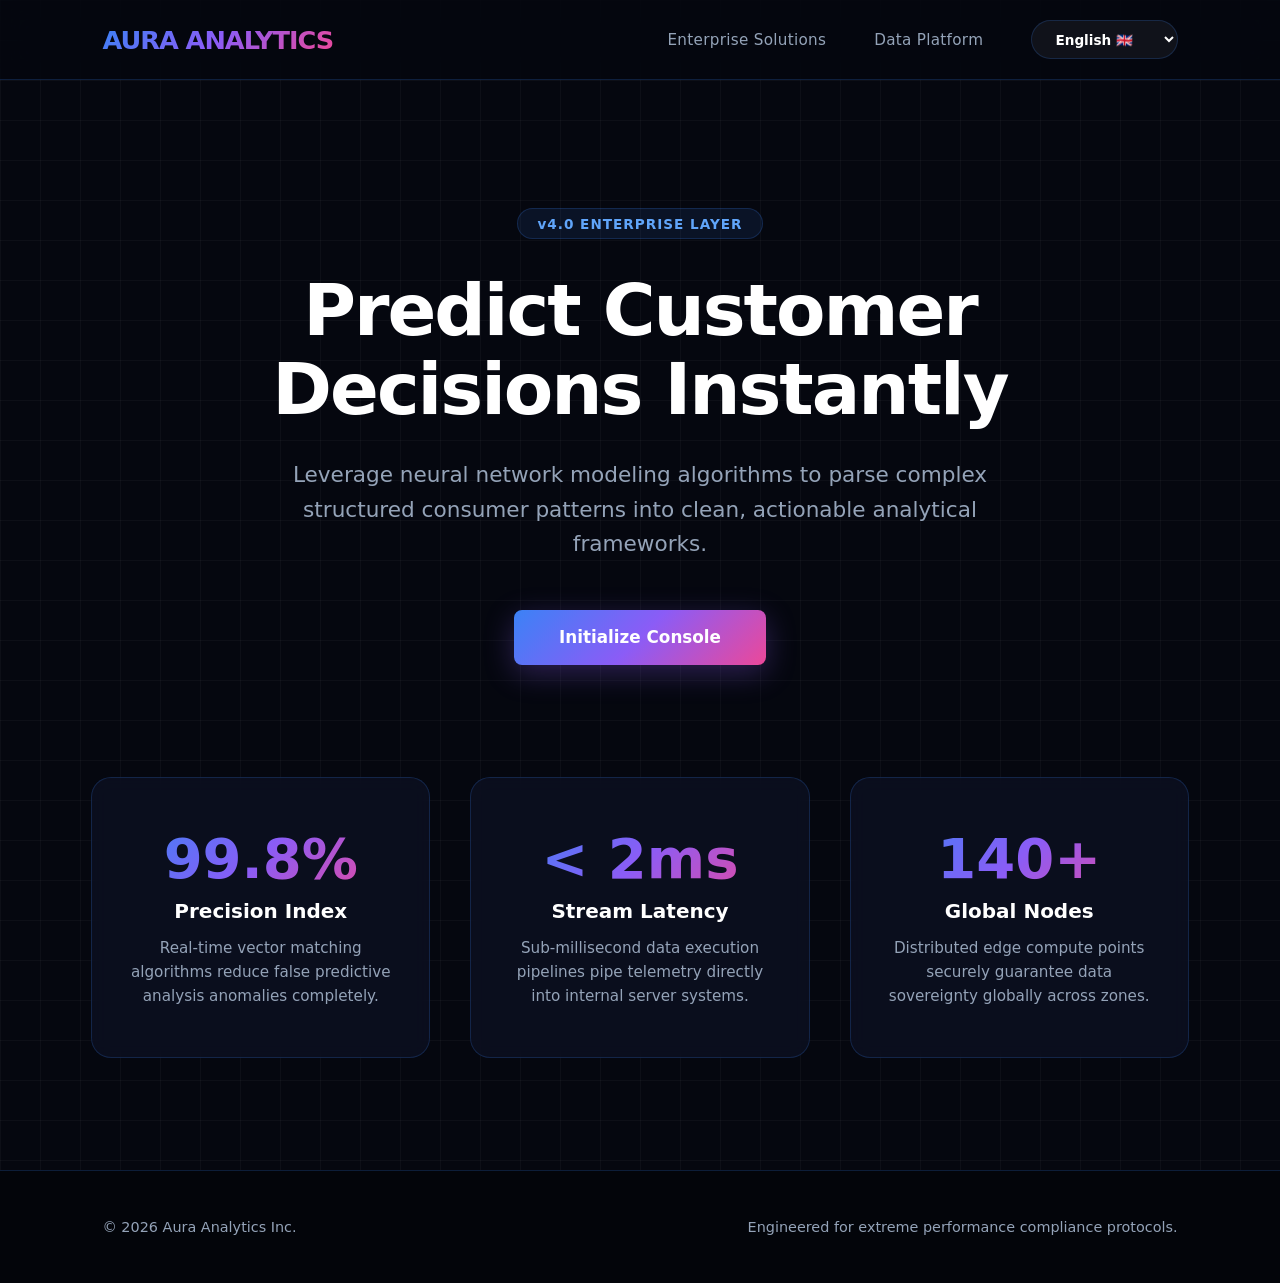
<file: Index.html>
<!DOCTYPE html>
<html lang="en" dir="ltr">
<head>
    <meta charset="UTF-8">
    <meta name="viewport" content="width=device-width, initial-scale=1.0">
    <title>Aura Analytics | Next-Gen AI Insights</title>
    <link rel="stylesheet" href="style.css">
</head>
<body>

    <header>
        <div class="brand">AURA ANALYTICS</div>
        <nav>
            <a href="#" data-key="navSolutions">Enterprise Solutions</a>
            <a href="#" data-key="navArchitecture">Data Platform</a>
            
            <select id="localizationTrigger" class="lang-control">
                <option value="en">English 🇬🇧</option>
                <option value="fr">Français 🇫🇷</option>
                <option value="ar">العربية 🇦🇪</option>
            </select>
        </nav>
    </header>

    <main class="hero-layout">
        <div class="badge" data-key="heroBadge">v4.0 ENTERPRISE LAYER</div>
        <h1 data-key="heroTitle">Predict Customer Decisions Instantly</h1>
        <p data-key="heroSubtitle">Leverage neural network modeling algorithms to parse complex structured consumer patterns into clean, actionable analytical frameworks.</p>
        <div class="action-hub">
            <button class="btn-primary" data-key="heroCta">Initialize Console</button>
        </div>
    </main>

    <section class="metrics-grid">
        <div class="metric-card">
            <div class="m-val">99.8%</div>
            <h3 data-key="card1Title">Precision Index</h3>
            <p data-key="card1Desc">Real-time vector matching algorithms reduce false predictive analysis anomalies completely.</p>
        </div>
        <div class="metric-card">
            <div class="m-val">&lt; 2ms</div>
            <h3 data-key="card2Title">Stream Latency</h3>
            <p data-key="card2Desc">Sub-millisecond data execution pipelines pipe telemetry directly into internal server systems.</p>
        </div>
        <div class="metric-card">
            <div class="m-val">140+</div>
            <h3 data-key="card3Title">Global Nodes</h3>
            <p data-key="card3Desc">Distributed edge compute points securely guarantee data sovereignty globally across zones.</p>
        </div>
    </section>

    <footer>
        <p>&copy; 2026 Aura Analytics Inc.</p>
        <p data-key="footerNotice">Engineered for extreme performance compliance protocols.</p>
    </footer>

    <script src="script.js"></script>
</body>
</html>
</file>
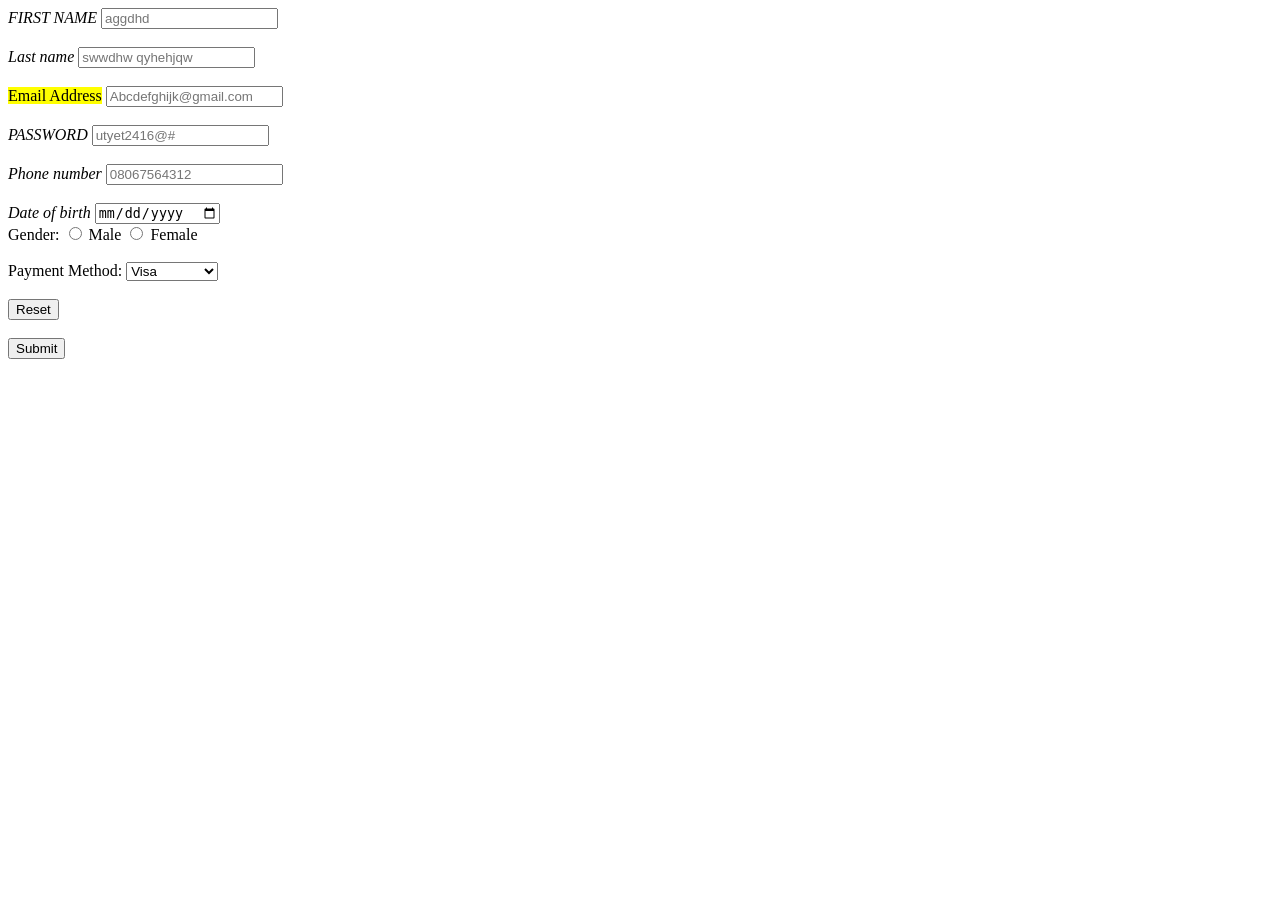
<file: Account signing.html>
<!DOCTYPE html>

<html>
<body>

<form action="action_page.php" method="post">

    <div>
        <label for="First name"><i>FIRST NAME</i></label>
        <input type="text" id="NAME" placeholder="aggdhd" required>
    </div>

    <br>

    <div>
        <label for="Last name"><i>Last name</i></label>
        <input type="text" id="NAME" placeholder="swwdhw qyhehjqw" required>
    </div>

    <br>


    <div>
        <label for="Email"><mark>Email Address</mark></label>
        <input type="email" id="Email" placeholder="Abcdefghijk@gmail.com" required>
    </div>

    <br>

    <div>
        <label for="Pass"><i>PASSWORD</i></label>
        <input type="password" id="Password" placeholder="utyet2416@#" maxlength="25" required>
    </div>

   <br>

   <div>
        <label for="phone"><i>Phone number</i></label>
        <input type="tel" id="Phone" placeholder="08067564312" required>
   </div>

   <br>

   <div>
        <label for="bdate"><i>Date of birth</i></label>
        <input type="date" id="bdate" placeholder="01/06/2026" required>
   </div>

   <div>
  <!-- Standard label text instead of a nested <title> tag -->
  <label>Gender:</label>

  <input type="radio" id="male" name="gender" value="MALE">
  <label for="male">Male</label>

  <input type="radio" id="female" name="gender" value="FEMALE">
  <label for="female">Female</label>
</div>

<br>

<div>
  <label for="payment">Payment Method:</label>
  <select id="payment" name="payment">
    <option value="visa">Visa</option>
    <option value="mastercard">MasterCard</option>
    <option value="verve">Verve</option>
  </select>
</div>

</form>
    
    <br>

    <div>
        <input type="RESET">
    </div>

    <br>

    <div>
        <input type="Submit">
    </div>

</body>
</html>
</file>
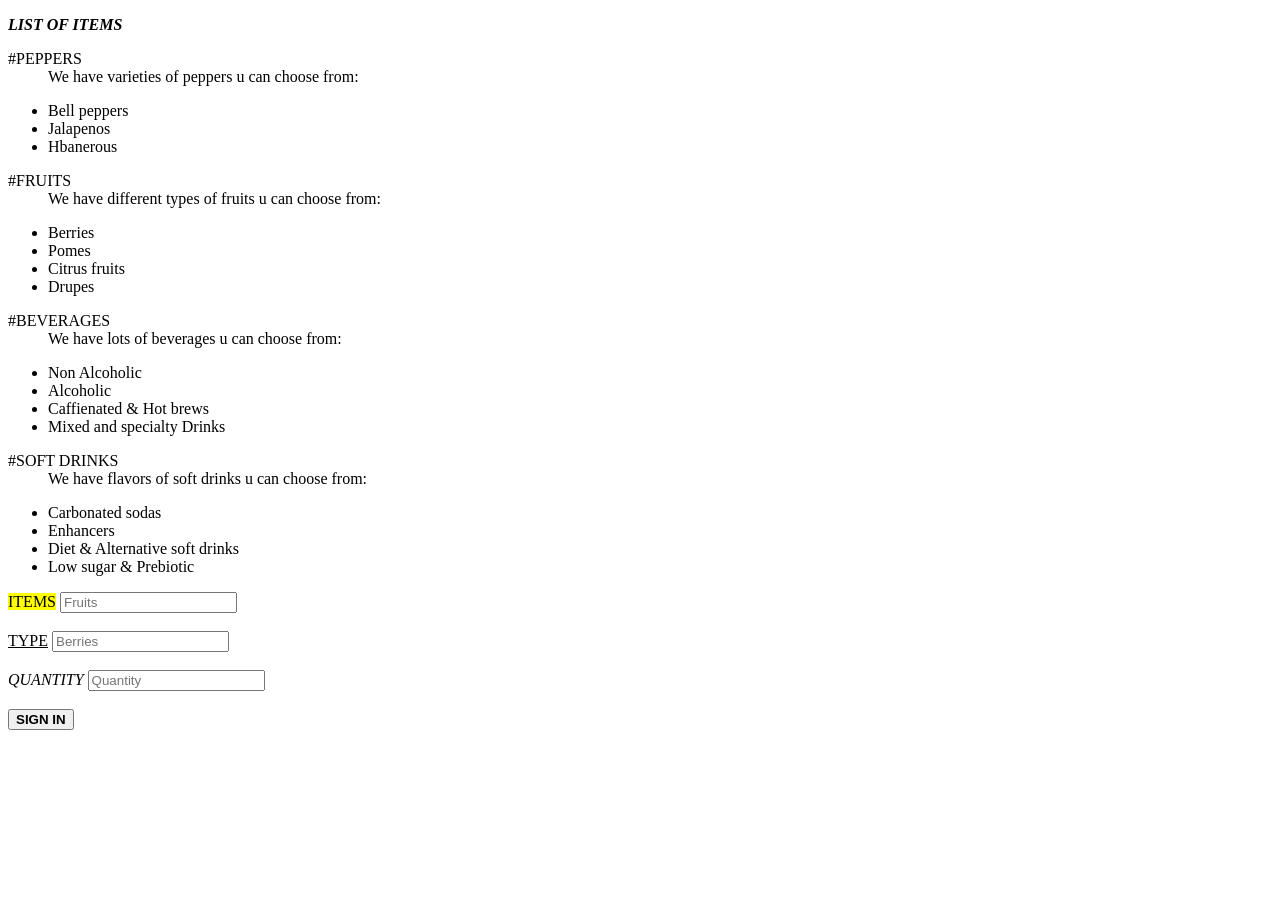
<file: Page.html>
<!DOCTYPE html>

<html>
<body>

<p><i><b>LIST OF ITEMS</b></i></p>
<dl>
   <dt>#PEPPERS </dt>
   <dd> We have varieties of peppers u can choose from:</dd>
<ul>
  <li>Bell peppers</li>
  <li>Jalapenos</li>
  <li>Hbanerous</li>
</ul>
    <dt>#FRUITS</dt>
   <dd> We have different types of fruits u can choose from:</dd>
<ul>
  <li>Berries</li>
  <li>Pomes</li>
  <li>Citrus fruits</li>
  <li>Drupes</li>
</ul>
    <dt>#BEVERAGES</dt>
   <dd> We have lots of beverages u can choose from:</dd>
<ul>
  <li>Non Alcoholic</li>
  <li>Alcoholic</li>
  <li>Caffienated & Hot brews</li>
  <li>Mixed and specialty Drinks</li>
</ul>
    <dt>#SOFT DRINKS</dt>
   <dd> We have flavors of soft drinks u can choose from:</dd>
<ul>
  <li>Carbonated sodas</li>
  <li>Enhancers</li>
  <li>Diet & Alternative soft drinks</li>
  <li>Low sugar & Prebiotic</li>
</ul>

</dl>

<form>

    <div>
        <label for="ITEMS"><mark>ITEMS</mark></label>
        <input type="text" id="Items" placeholder="Fruits" required>
    </div>

    <br>

    <div>
        <label for="Type"><u>TYPE</u></label>
        <input type="text" id="Types" placeholder="Berries" required>
    </div>

    <br>

    <div>
        <label for="Quantity"><i>QUANTITY</i></label>
        <input type="number" id="Quantity" placeholder="Quantity" min="o" max="50" required>
    </div>

</form>

    <br>

    <a href="Account signing.html" target="_mine" title="CLICK HERE">
         <button><b>SIGN IN</b></button>

    </a>

</body>
</html>
</file>
<file: style.css>
:root {
    --bg-deep: #05070f;
    --bg-surface: rgba(13, 18, 36, 0.7);
    --border-glow: rgba(59, 130, 246, 0.2);
    --border-hover: rgba(139, 92, 246, 0.4);
    --text-lead: #ffffff;
    --text-muted: #94a3b8;
    --primary: #3b82f6;
    --gradient-glow: linear-gradient(135deg, #3b82f6 0%, #8b5cf6 50%, #ec4899 100%);
}

* {
    margin: 0;
    padding: 0;
    box-sizing: border-box;
    font-family: 'Inter', system-ui, -apple-system, sans-serif;
    transition: all 0.25s cubic-bezier(0.4, 0, 0.2, 1);
}

body {
    background-color: var(--bg-deep);
    color: var(--text-lead);
    min-height: 100vh;
    display: flex;
    flex-direction: column;
    overflow-x: hidden;
    position: relative;
}

body::before {
    content: '';
    position: absolute;
    top: 0;
    left: 0;
    width: 100%;
    height: 100%;
    background-image: 
        linear-gradient(rgba(255, 255, 255, 0.03) 1px, transparent 1px),
        linear-gradient(90deg, rgba(255, 255, 255, 0.03) 1px, transparent 1px);
    background-size: 40px 40px;
    z-index: -1;
    pointer-events: none;
}

header {
    background-color: rgba(5, 7, 15, 0.75);
    backdrop-filter: blur(16px);
    -webkit-backdrop-filter: blur(16px);
    border-bottom: 1px solid var(--border-glow);
    position: sticky;
    top: 0;
    z-index: 1000;
    padding: 1.25rem 8%;
    display: flex;
    justify-content: space-between;
    align-items: center;
}

.brand {
    font-size: 1.6rem;
    font-weight: 800;
    letter-spacing: -1px;
    background: var(--gradient-glow);
    -webkit-background-clip: text;
     background-clip: text;
    -webkit-text-fill-color: transparent;
    cursor: default;
}

nav {
    display: flex;
    align-items: center;
    gap: 3rem;
}

nav a {
    color: var(--text-muted);
    text-decoration: none;
    font-weight: 500;
    font-size: 0.95rem;
    letter-spacing: 0.3px;
}

nav a:hover {
    color: var(--text-lead);
    text-shadow: 0 0 10px rgba(59, 130, 246, 0.5);
}

.lang-control {
    background-color: rgba(255, 255, 255, 0.05);
    color: var(--text-lead);
    border: 1px solid var(--border-glow);
    padding: 0.6rem 1.2rem;
    border-radius: 30px;
    cursor: pointer;
    outline: none;
    font-weight: 600;
    font-size: 0.85rem;
}

.lang-control:hover, .lang-control:focus {
    border-color: #8b5cf6;
    background-color: rgba(255, 255, 255, 0.1);
}

/* High-Impact Hero Layout Section */
.hero-layout {
    text-align: center;
    padding: 8rem 2rem 5rem 2rem;
    max-width: 1000px;
    margin: 0 auto;
    position: relative;
}

.badge {
    background: rgba(59, 130, 246, 0.1);
    border: 1px solid var(--border-glow);
    color: #60a5fa;
    padding: 0.4rem 1.2rem;
    border-radius: 50px;
    font-size: 0.85rem;
    font-weight: 600;
    display: inline-block;
    margin-bottom: 2rem;
    letter-spacing: 1px;
}

.hero-layout h1 {
    font-size: 4.5rem;
    font-weight: 900;
    line-height: 1.1;
    margin-bottom: 1.8rem;
    letter-spacing: -2px;
}

.hero-layout p {
    font-size: 1.35rem;
    color: var(--text-muted);
    margin-bottom: 3rem;
    line-height: 1.6;
    max-width: 750px;
    margin-left: auto;
    margin-right: auto;
}

.action-hub {
    display: flex;
    justify-content: center;
    gap: 1.5rem;
}

.btn-primary {
    background: var(--gradient-glow);
    color: white;
    padding: 1.1rem 2.8rem;
    border: none;
    border-radius: 8px;
    font-size: 1.05rem;
    font-weight: 700;
    cursor: pointer;
    box-shadow: 0 8px 30px rgba(139, 92, 246, 0.3);
}

.btn-primary:hover {
    transform: translateY(-3px);
    box-shadow: 0 12px 35px rgba(139, 92, 246, 0.5);
}

.metrics-grid {
    max-width: 1200px;
    margin: 2rem auto 7rem auto;
    padding: 0 4%;
    display: grid;
    grid-template-columns: repeat(3, 1fr);
    gap: 2.5rem;
    width: 100%;
}

.metric-card {
    background: var(--bg-surface);
    backdrop-filter: blur(10px);
    border: 1px solid var(--border-glow);
    border-radius: 20px;
    padding: 3rem 2rem;
    text-align: center;
    position: relative;
    overflow: hidden;
}

.metric-card::before {
    content: '';
    position: absolute;
    top: 0;
    left: 0;
    width: 100%;
    height: 4px;
    background: var(--gradient-glow);
    opacity: 0;
    transition: opacity 0.3s;
}

.metric-card:hover::before {
    opacity: 1;
}

.metric-card:hover {
    border-color: var(--border-hover);
    transform: translateY(-5px);
    box-shadow: 0 15px 35px rgba(0, 0, 0, 0.4);
}

.m-val {
    font-size: 3.5rem;
    font-weight: 800;
    background: var(--gradient-glow);
    -webkit-background-clip: text;
     background-clip: text;
    -webkit-text-fill-color: transparent;
    margin-bottom: 0.5rem;
}

.metric-card h3 {
    font-size: 1.25rem;
    font-weight: 700;
    margin-bottom: 0.8rem;
    color: var(--text-lead);
}

.metric-card p {
    color: var(--text-muted);
    font-size: 0.95rem;
    line-height: 1.6;
}

footer {
    margin-top: auto;
    background-color: #03050a;
    border-top: 1px solid var(--border-glow);
    padding: 3rem 8%;
    display: flex;
    justify-content: space-between;
    align-items: center;
    color: var(--text-muted);
    font-size: 0.9rem;
}

html[dir="rtl"] header,
html[dir="rtl"] nav,
html[dir="rtl"] .metrics-grid,
html[dir="rtl"] footer {
    flex-direction: row-reverse;
}
html[dir="rtl"] .metrics-grid {
    direction: rtl;
}
html[dir="rtl"] .metric-card {
    text-align: right;
}

@media (max-width: 968px) {
    .hero-layout h1 { font-size: 2.8rem; }
    .metrics-grid { grid-template-columns: 1fr; }
    header, footer { flex-direction: column; gap: 1.5rem; text-align: center; }
    html[dir="rtl"] header, html[dir="rtl"] footer { flex-direction: column; }
    nav { flex-direction: column; gap: 1rem; }
    html[dir="rtl"] nav { flex-direction: column; }
}
</file>
